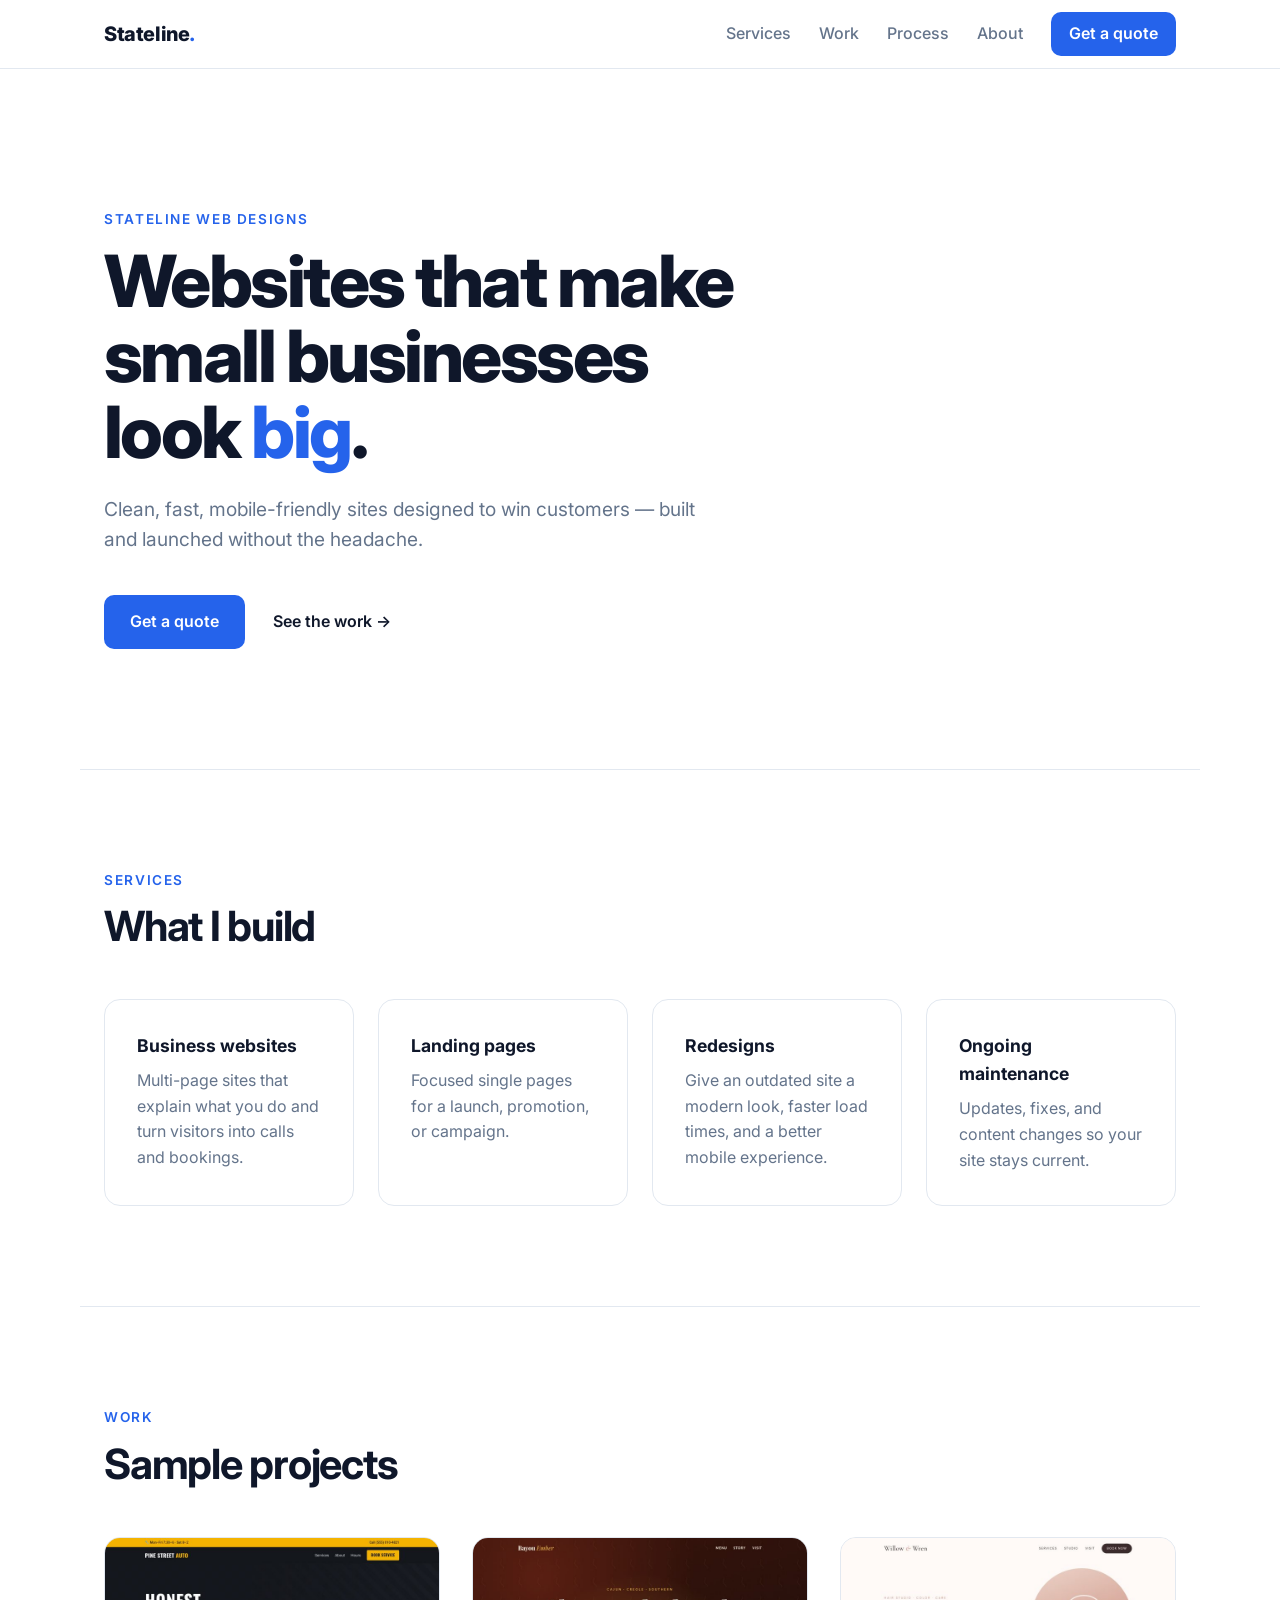
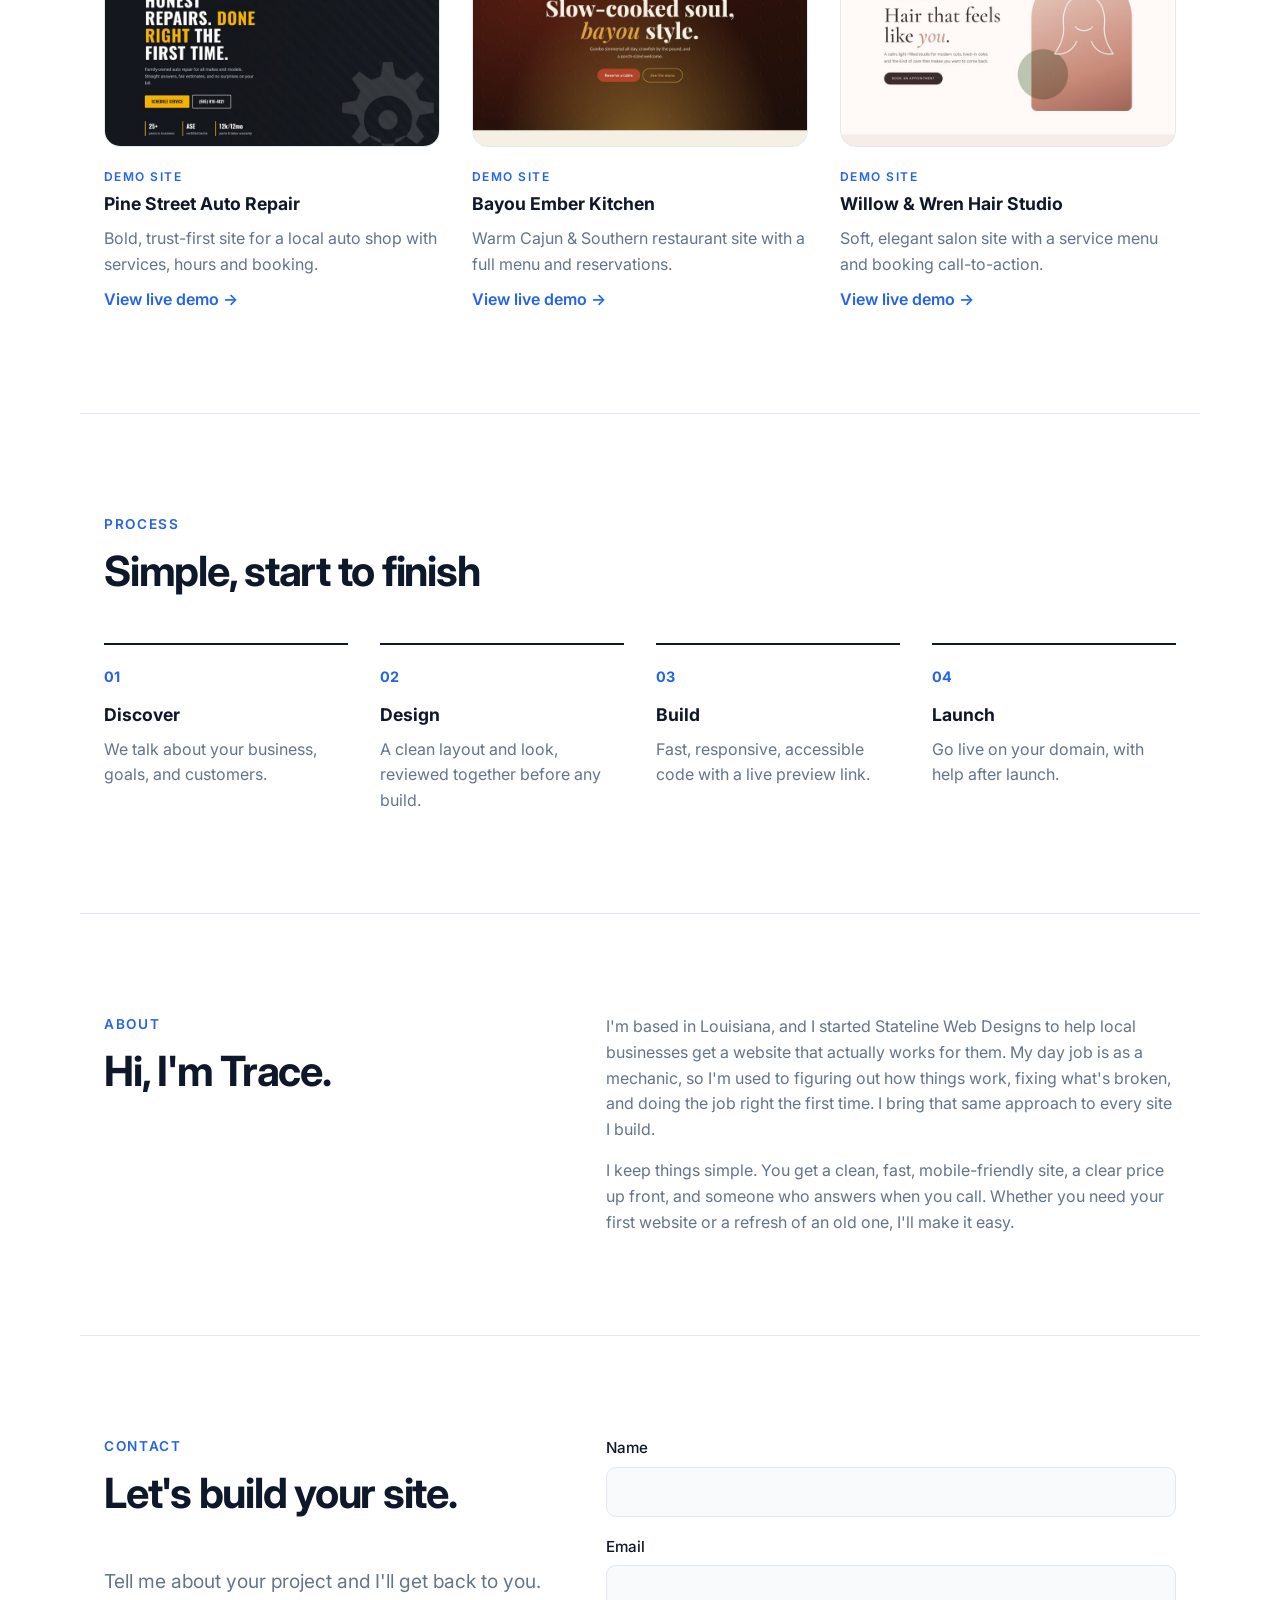
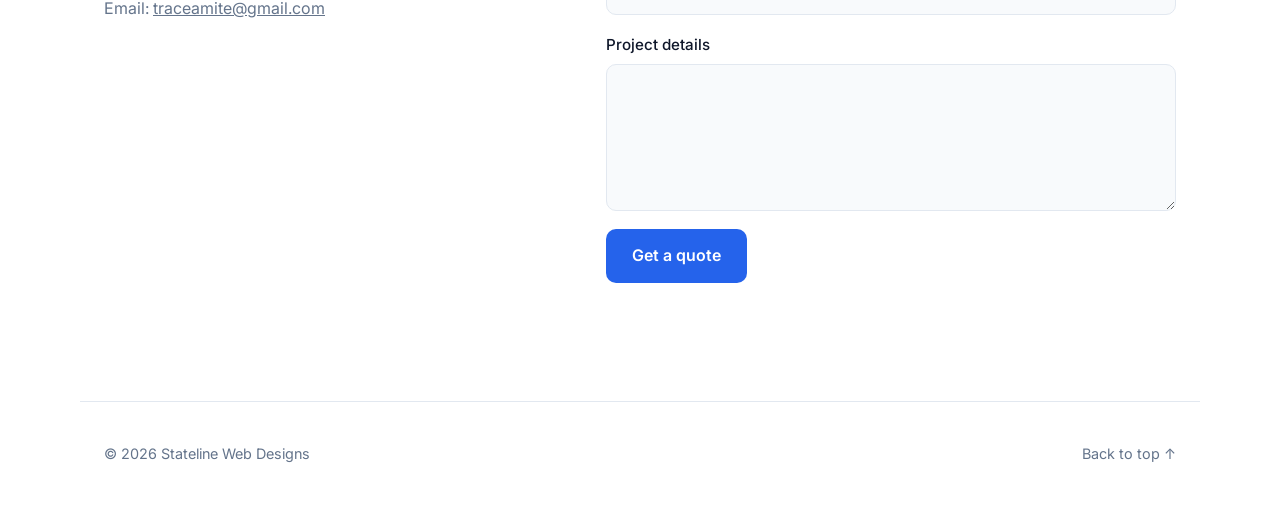
<file: index.html>
<!doctype html>
<html lang="en"><head><meta charset="utf-8"><meta name="viewport" content="width=device-width,initial-scale=1">
<title>Stateline Web Designs — Websites for small businesses</title>
<meta name="description" content="Stateline Web Designs builds clean, fast, modern websites for small businesses.">
<link rel="preconnect" href="https://fonts.googleapis.com"><link rel="preconnect" href="https://fonts.gstatic.com" crossorigin>
<link href="https://fonts.googleapis.com/css2?family=Inter:wght@400;500;600;700;800&display=swap" rel="stylesheet">
<link rel="stylesheet" href="styles.css"></head><body>
<a class="skip" href="#main">Skip to content</a>
<header class="nav"><div class="wrap nav-in"><a href="#" class="logo">Stateline<span>.</span></a>
<button class="menu" aria-expanded="false" aria-controls="links" aria-label="Menu">☰</button>
<nav id="links"><a href="#services">Services</a><a href="#work">Work</a><a href="#process">Process</a><a href="#about">About</a><a href="#contact" class="btn sm">Get a quote</a></nav></div></header>
<main id="main">
<section class="hero wrap"><p class="eyebrow">Stateline Web Designs</p>
<h1>Websites that make small businesses look <em>big</em>.</h1>
<p class="lead">Clean, fast, mobile-friendly sites designed to win customers — built and launched without the headache.</p>
<div class="cta"><a href="#contact" class="btn">Get a quote</a><a href="#work" class="link">See the work →</a></div></section>
<section id="services" class="wrap sec"><p class="eyebrow">Services</p><h2>What I build</h2><div class="grid4">
<article class="card"><h3>Business websites</h3><p>Multi-page sites that explain what you do and turn visitors into calls and bookings.</p></article>
<article class="card"><h3>Landing pages</h3><p>Focused single pages for a launch, promotion, or campaign.</p></article>
<article class="card"><h3>Redesigns</h3><p>Give an outdated site a modern look, faster load times, and a better mobile experience.</p></article>
<article class="card"><h3>Ongoing maintenance</h3><p>Updates, fixes, and content changes so your site stays current.</p></article></div></section>
<section id="work" class="wrap sec"><p class="eyebrow">Work</p><h2>Sample projects</h2><div class="grid3">
<article class="proj"><a href="samples/mechanic/" class="thumb"><img src="assets/thumb-mechanic.jpg" alt="Screenshot of the Pine Street Auto Repair demo site" loading="lazy" width="800" height="500"></a><p class="tagline">Demo site</p><h3>Pine Street Auto Repair</h3><p>Bold, trust-first site for a local auto shop with services, hours and booking.</p><a class="link" href="samples/mechanic/">View live demo →</a></article><article class="proj"><a href="samples/restaurant/" class="thumb"><img src="assets/thumb-restaurant.jpg" alt="Screenshot of the Bayou Ember Kitchen demo site" loading="lazy" width="800" height="500"></a><p class="tagline">Demo site</p><h3>Bayou Ember Kitchen</h3><p>Warm Cajun &amp; Southern restaurant site with a full menu and reservations.</p><a class="link" href="samples/restaurant/">View live demo →</a></article><article class="proj"><a href="samples/salon/" class="thumb"><img src="assets/thumb-salon.jpg" alt="Screenshot of the Willow &amp; Wren Hair Studio demo site" loading="lazy" width="800" height="500"></a><p class="tagline">Demo site</p><h3>Willow &amp; Wren Hair Studio</h3><p>Soft, elegant salon site with a service menu and booking call-to-action.</p><a class="link" href="samples/salon/">View live demo →</a></article></div></section>
<section id="process" class="wrap sec"><p class="eyebrow">Process</p><h2>Simple, start to finish</h2><ol class="steps">
<li><b>01</b><h3>Discover</h3><p>We talk about your business, goals, and customers.</p></li>
<li><b>02</b><h3>Design</h3><p>A clean layout and look, reviewed together before any build.</p></li>
<li><b>03</b><h3>Build</h3><p>Fast, responsive, accessible code with a live preview link.</p></li>
<li><b>04</b><h3>Launch</h3><p>Go live on your domain, with help after launch.</p></li></ol></section>
<section id="about" class="wrap sec about"><div><p class="eyebrow">About</p><h2>Hi, I'm Trace.</h2></div>
<div><p>I'm based in Louisiana, and I started Stateline Web Designs to help local businesses get a website that actually works for them. My day job is as a mechanic, so I'm used to figuring out how things work, fixing what's broken, and doing the job right the first time. I bring that same approach to every site I build.</p><p>I keep things simple. You get a clean, fast, mobile-friendly site, a clear price up front, and someone who answers when you call. Whether you need your first website or a refresh of an old one, I'll make it easy.</p></div></section>
<section id="contact" class="wrap sec contact"><div><p class="eyebrow">Contact</p><h2>Let's build your site.</h2><p class="lead">Tell me about your project and I'll get back to you.</p><p>Email: <a href="mailto:traceamite@gmail.com">traceamite@gmail.com</a></p></div>
<form id="f"><label>Name<input name="name" required autocomplete="name"></label><label>Email<input type="email" name="email" required autocomplete="email"></label>
<label>Project details<textarea name="msg" rows="5" required></textarea></label><button class="btn" type="submit">Get a quote</button><p id="st" role="status"></p></form></section>
</main><footer class="wrap foot"><span>© <span id="y"></span> Stateline Web Designs</span><a href="#">Back to top ↑</a></footer>
<script src="main.js"></script></body></html>
</file>
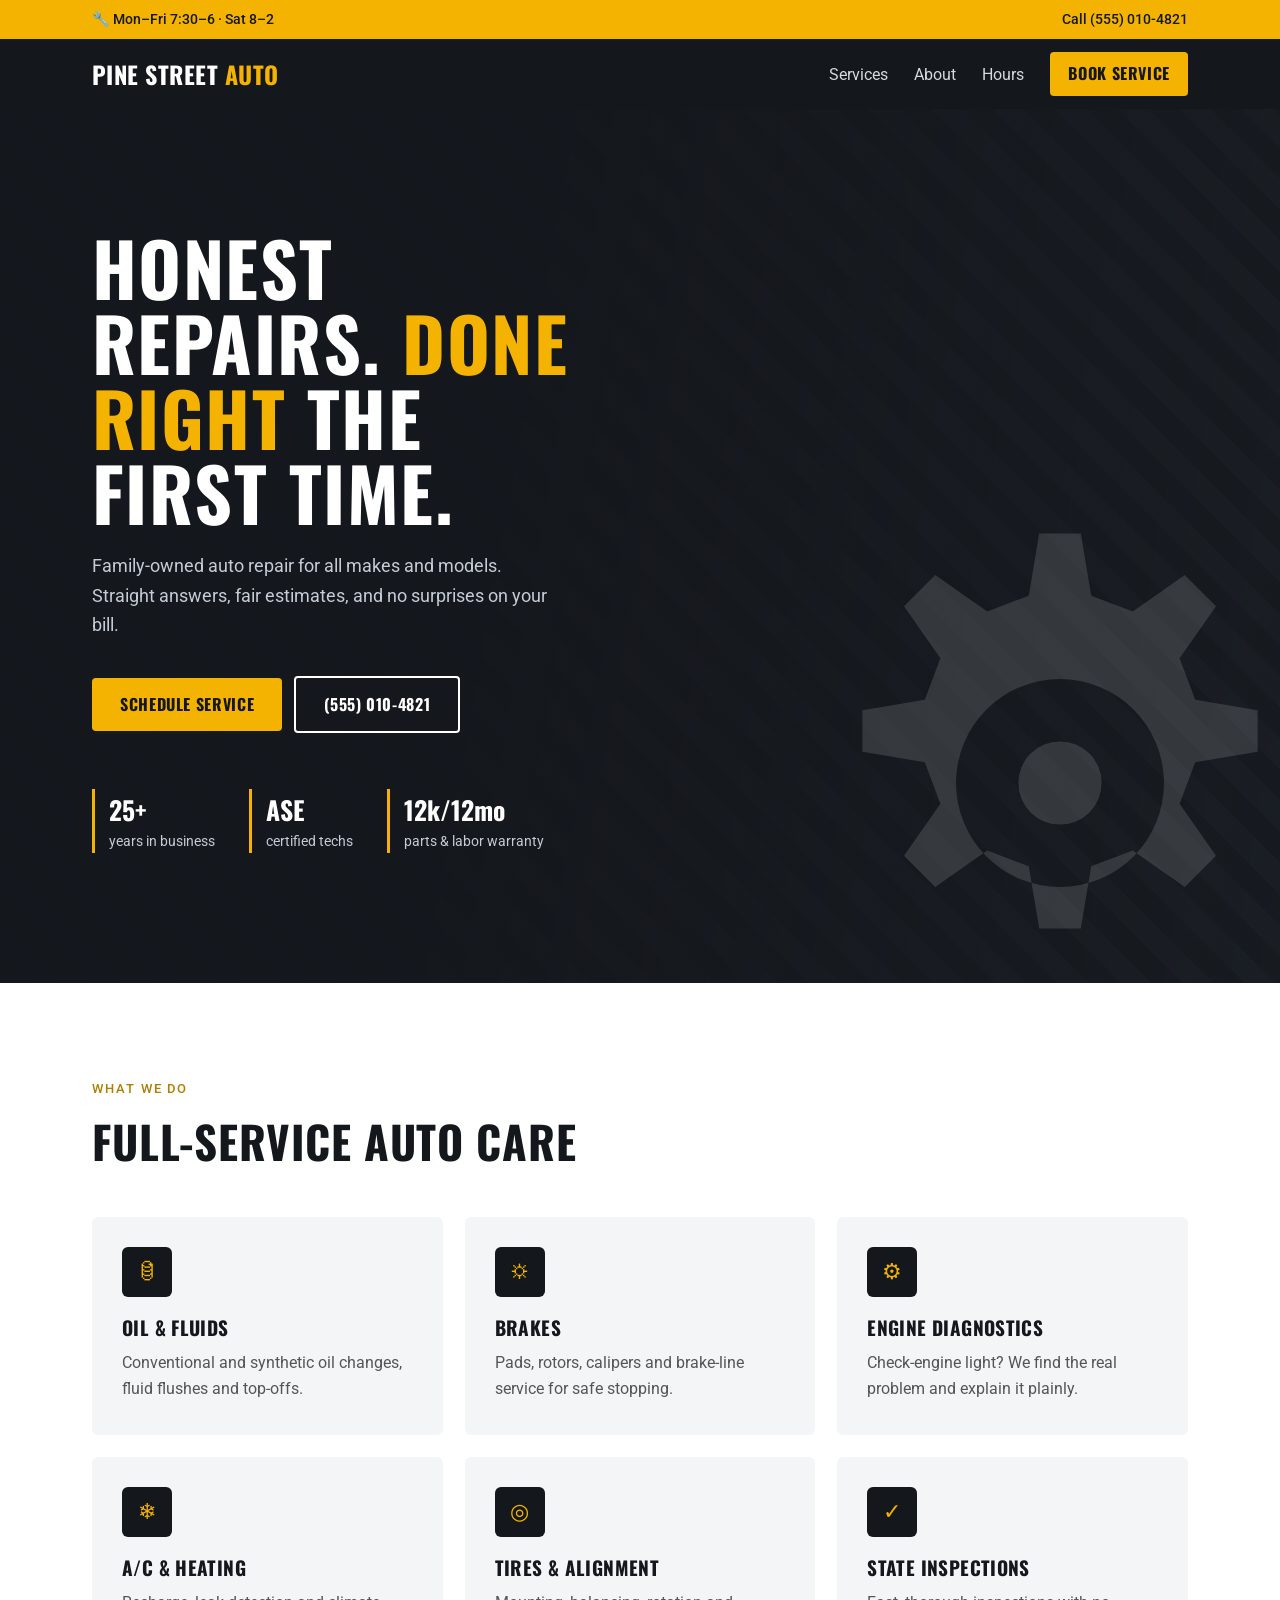
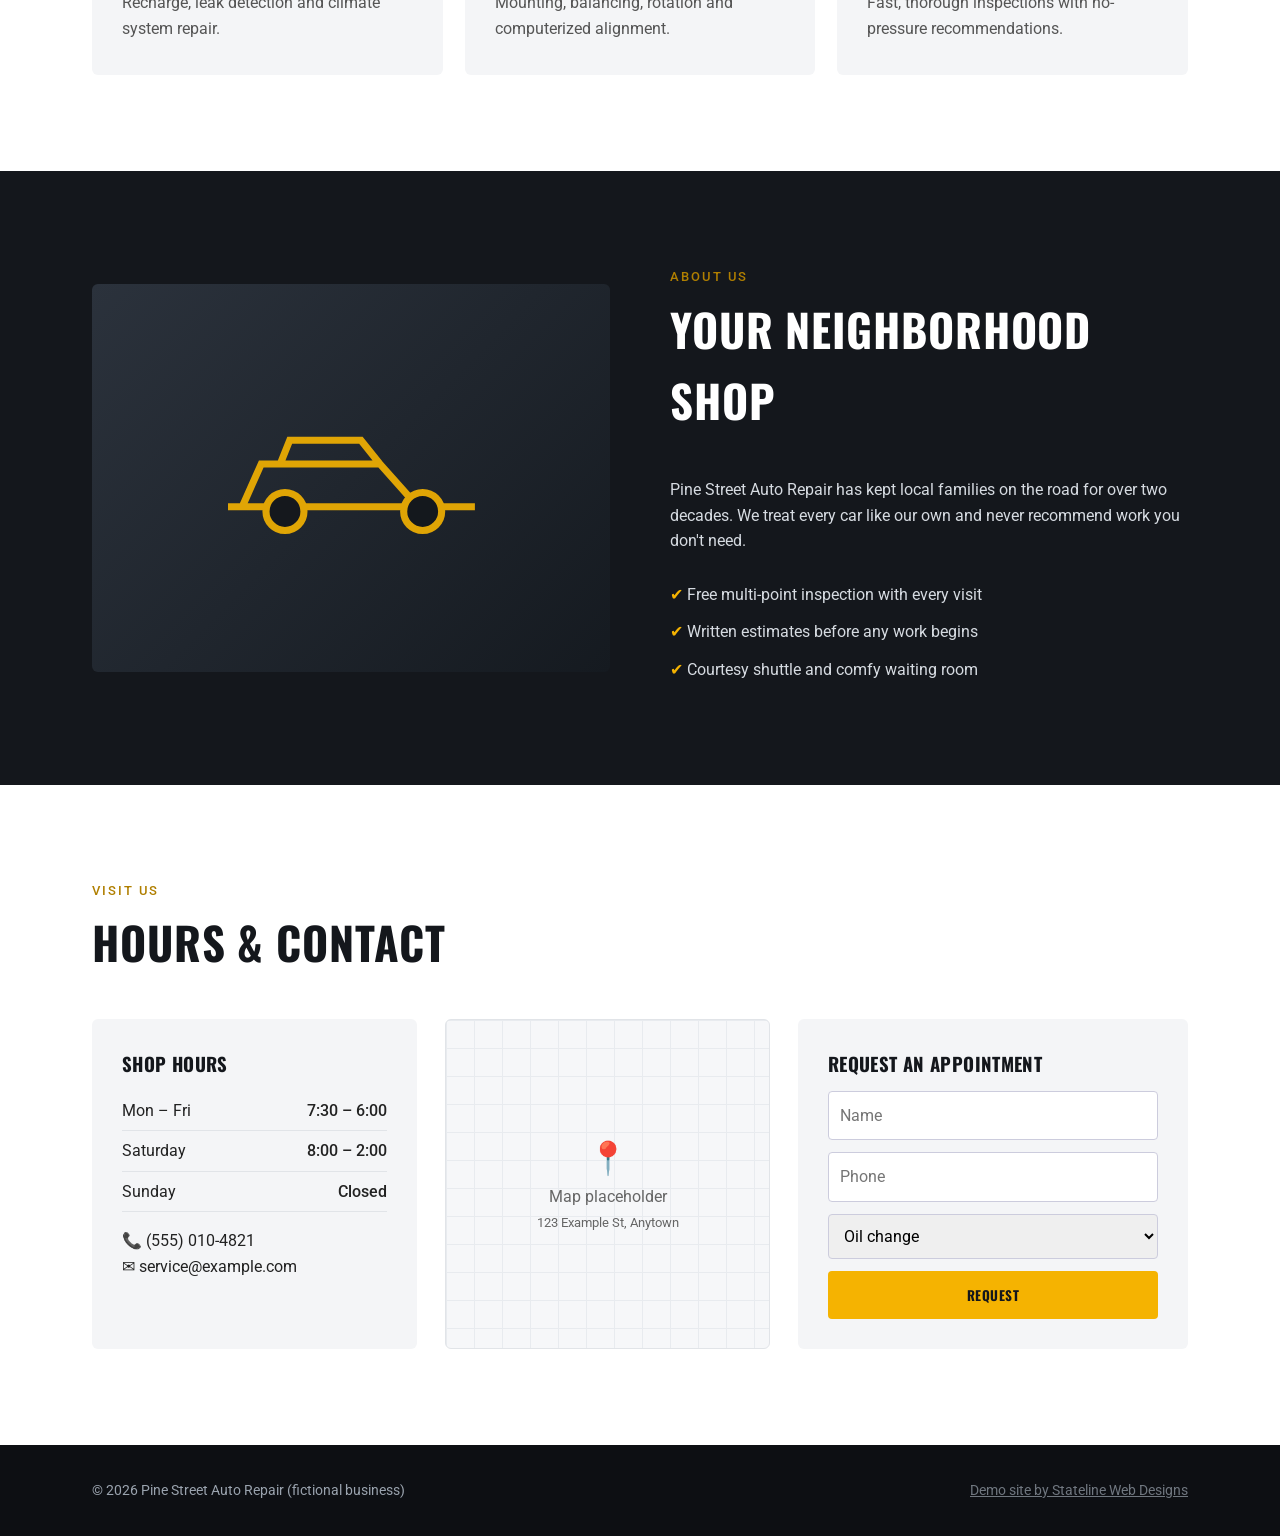
<file: samples/mechanic/index.html>
<!doctype html><html lang="en"><head><meta charset="utf-8"><meta name="viewport" content="width=device-width,initial-scale=1">
<title>Pine Street Auto Repair — Honest auto repair (demo)</title>
<link rel="preconnect" href="https://fonts.googleapis.com"><link rel="preconnect" href="https://fonts.gstatic.com" crossorigin>
<link href="https://fonts.googleapis.com/css2?family=Oswald:wght@500;700&family=Roboto:wght@400;500&display=swap" rel="stylesheet">
<style>
:root{--y:#f5b301;--d:#14171c;--d2:#1f242c;--g:#9aa3ae}
*{box-sizing:border-box;margin:0}body{font-family:Roboto,sans-serif;color:#222;line-height:1.6}
h1,h2,h3,.logo{font-family:Oswald,sans-serif;text-transform:uppercase;letter-spacing:.02em}
.w{max-width:1140px;margin:auto;padding:0 22px}a{color:inherit}
.top{background:var(--y);color:var(--d);font-weight:500;font-size:.9rem;padding:8px 0}.top .w{display:flex;justify-content:space-between;flex-wrap:wrap;gap:8px}
header{background:var(--d);color:#fff;position:sticky;top:0;z-index:5}header .w{display:flex;justify-content:space-between;align-items:center;height:70px}
.logo{font-size:1.5rem;font-weight:700}.logo b{color:var(--y)}nav a{margin-left:26px;text-decoration:none;color:#d6dbe1}nav a:hover{color:var(--y)}
.btn{display:inline-block;background:var(--y);color:var(--d);font-family:Oswald;text-transform:uppercase;font-weight:700;padding:14px 28px;text-decoration:none;border-radius:4px;letter-spacing:.04em}
.btn.o{background:none;color:#fff;border:2px solid #fff;margin-left:12px}
.hero{background:linear-gradient(100deg,rgba(20,23,28,.96) 40%,rgba(20,23,28,.6)),repeating-linear-gradient(45deg,#232931 0 22px,#1b2027 22px 44px);color:#fff;padding:120px 0 130px;position:relative;overflow:hidden}
.hero svg{position:absolute;right:-40px;bottom:-60px;width:520px;opacity:.13}
.hero h1{font-size:clamp(2.6rem,6vw,4.6rem);line-height:1.02;max-width:12ch}.hero h1 span{color:var(--y)}
.hero p{color:#c5ccd5;font-size:1.15rem;max-width:46ch;margin:22px 0 36px}
.badges{display:flex;gap:34px;margin-top:56px;flex-wrap:wrap}.badges div{border-left:3px solid var(--y);padding-left:14px;color:#c5ccd5;font-size:.9rem}.badges b{display:block;color:#fff;font-family:Oswald;font-size:1.6rem}
section{padding:96px 0}.k{color:#b07f00;font-weight:500;text-transform:uppercase;letter-spacing:.15em;font-size:.8rem}
h2{font-size:clamp(2rem,4vw,2.8rem);margin:6px 0 40px;color:var(--d)}
.sv{display:grid;grid-template-columns:repeat(3,1fr);gap:22px}.sv div{background:#f4f5f7;padding:30px;border-radius:6px;border-bottom:4px solid transparent;transition:.2s}.sv div:hover{border-color:var(--y);transform:translateY(-3px)}
.sv i{display:grid;place-items:center;width:50px;height:50px;background:var(--d);color:var(--y);border-radius:6px;font-style:normal;font-size:1.4rem;margin-bottom:16px}.sv h3{font-size:1.2rem;color:var(--d);margin-bottom:6px}.sv p{color:#555}
.ab{background:var(--d);color:#d6dbe1}.ab .w{display:grid;grid-template-columns:1fr 1fr;gap:60px;align-items:center}.ab h2{color:#fff}
.ph{aspect-ratio:4/3;border-radius:6px;background:linear-gradient(135deg,#2b323c,#151a20);display:grid;place-items:center}.ph svg{width:55%;opacity:.9}
.ab ul{list-style:none;padding:0;margin-top:22px}.ab li{padding:6px 0}.ab li:before{content:"✔ ";color:var(--y)}
.hc{display:grid;grid-template-columns:1fr 1fr 1.2fr;gap:28px}.card{background:#f4f5f7;padding:30px;border-radius:6px}.card h3{color:var(--d);margin-bottom:12px}
table{width:100%;border-collapse:collapse}td{padding:7px 0;border-bottom:1px solid #e1e4e8}td+td{text-align:right;font-weight:500}
.map{min-height:240px;border-radius:6px;background:linear-gradient(#e8ebef 1px,transparent 1px) 0 0/28px 28px,linear-gradient(90deg,#e8ebef 1px,#f6f7f9 1px) 0 0/28px 28px;display:grid;place-items:center;color:#666;text-align:center;border:1px solid #e1e4e8}
.map b{display:block;font-size:2rem;color:var(--y)}
form{display:grid;gap:12px}input,select,textarea{font:inherit;padding:11px;border:1px solid #ccd;border-radius:4px}form .btn{border:0;cursor:pointer}
footer{background:#0d0f13;color:var(--g);padding:34px 0;font-size:.9rem}footer .w{display:flex;justify-content:space-between;flex-wrap:wrap;gap:10px}.demo{opacity:.7}
@media(max-width:860px){nav{display:none}.sv,.hc,.ab .w{grid-template-columns:1fr}.btn.o{margin:12px 0 0}}
</style></head><body>
<div class="top"><div class="w"><span>🔧 Mon–Fri 7:30–6 · Sat 8–2</span><span>Call (555) 010-4821</span></div></div>
<header><div class="w"><div class="logo">Pine Street <b>Auto</b></div><nav><a href="#services">Services</a><a href="#about">About</a><a href="#hours">Hours</a><a href="#contact" class="btn" style="padding:9px 18px">Book service</a></nav></div></header>
<main>
<section class="hero"><div class="w">
<h1>Honest repairs. <span>Done right</span> the first time.</h1>
<p>Family-owned auto repair for all makes and models. Straight answers, fair estimates, and no surprises on your bill.</p>
<a href="#contact" class="btn">Schedule service</a><a href="tel:5550104821" class="btn o">(555) 010-4821</a>
<div class="badges"><div><b>25+</b>years in business</div><div><b>ASE</b>certified techs</div><div><b>12k/12mo</b>parts &amp; labor warranty</div></div></div>
<svg viewBox="0 0 100 100" fill="#fff" aria-hidden="true"><path d="M50 30a20 20 0 1 0 0 40 20 20 0 0 0 0-40zm0 28a8 8 0 1 1 0-16 8 8 0 0 1 0 16zM46 2h8l2 12 8 3 10-7 6 6-7 10 3 8 12 2v8l-12 2-3 8 7 10-6 6-10-7-8 3-2 12h-8l-2-12-8-3-10 7-6-6 7-10-3-8-12-2v-8l12-2 3-8-7-10 6-6 10 7 8-3z"/></svg></section>
<section id="services"><div class="w"><p class="k">What we do</p><h2>Full-service auto care</h2><div class="sv">
<div><i>🛢</i><h3>Oil &amp; fluids</h3><p>Conventional and synthetic oil changes, fluid flushes and top-offs.</p></div>
<div><i>⛭</i><h3>Brakes</h3><p>Pads, rotors, calipers and brake-line service for safe stopping.</p></div>
<div><i>⚙</i><h3>Engine diagnostics</h3><p>Check-engine light? We find the real problem and explain it plainly.</p></div>
<div><i>❄</i><h3>A/C &amp; heating</h3><p>Recharge, leak detection and climate system repair.</p></div>
<div><i>◎</i><h3>Tires &amp; alignment</h3><p>Mounting, balancing, rotation and computerized alignment.</p></div>
<div><i>✓</i><h3>State inspections</h3><p>Fast, thorough inspections with no-pressure recommendations.</p></div></div></div></section>
<section class="ab" id="about"><div class="w"><div class="ph"><svg viewBox="0 0 120 60" fill="none" stroke="#f5b301" stroke-width="3"><path d="M8 42h104M14 42l8-18h50l16 18M30 24l4-10h30l8 10"/><circle cx="32" cy="44" r="8" fill="#14171c"/><circle cx="90" cy="44" r="8" fill="#14171c"/></svg></div>
<div><p class="k">About us</p><h2>Your neighborhood shop</h2><p>Pine Street Auto Repair has kept local families on the road for over two decades. We treat every car like our own and never recommend work you don't need.</p>
<ul><li>Free multi-point inspection with every visit</li><li>Written estimates before any work begins</li><li>Courtesy shuttle and comfy waiting room</li></ul></div></div></section>
<section id="hours"><div class="w"><p class="k">Visit us</p><h2>Hours &amp; contact</h2><div class="hc" id="contact">
<div class="card"><h3>Shop hours</h3><table><tr><td>Mon – Fri</td><td>7:30 – 6:00</td></tr><tr><td>Saturday</td><td>8:00 – 2:00</td></tr><tr><td>Sunday</td><td>Closed</td></tr></table><p style="margin-top:16px">📞 (555) 010-4821<br>✉ service@example.com</p></div>
<div class="map" role="img" aria-label="Map placeholder"><div><b>📍</b>Map placeholder<br><small>123 Example St, Anytown</small></div></div>
<div class="card"><h3>Request an appointment</h3><form onsubmit="event.preventDefault();this.innerHTML='<p>Thanks! This is a demo form.</p>'"><input aria-label="Name" placeholder="Name" required><input aria-label="Phone" placeholder="Phone" required><select aria-label="Service"><option>Oil change</option><option>Brakes</option><option>Diagnostics</option><option>Other</option></select><button class="btn">Request</button></form></div></div></div></section>
</main>
<footer><div class="w"><span>© 2026 Pine Street Auto Repair (fictional business)</span><a class="demo" href="../../">Demo site by Stateline Web Designs</a></div></footer></body></html>
</file>
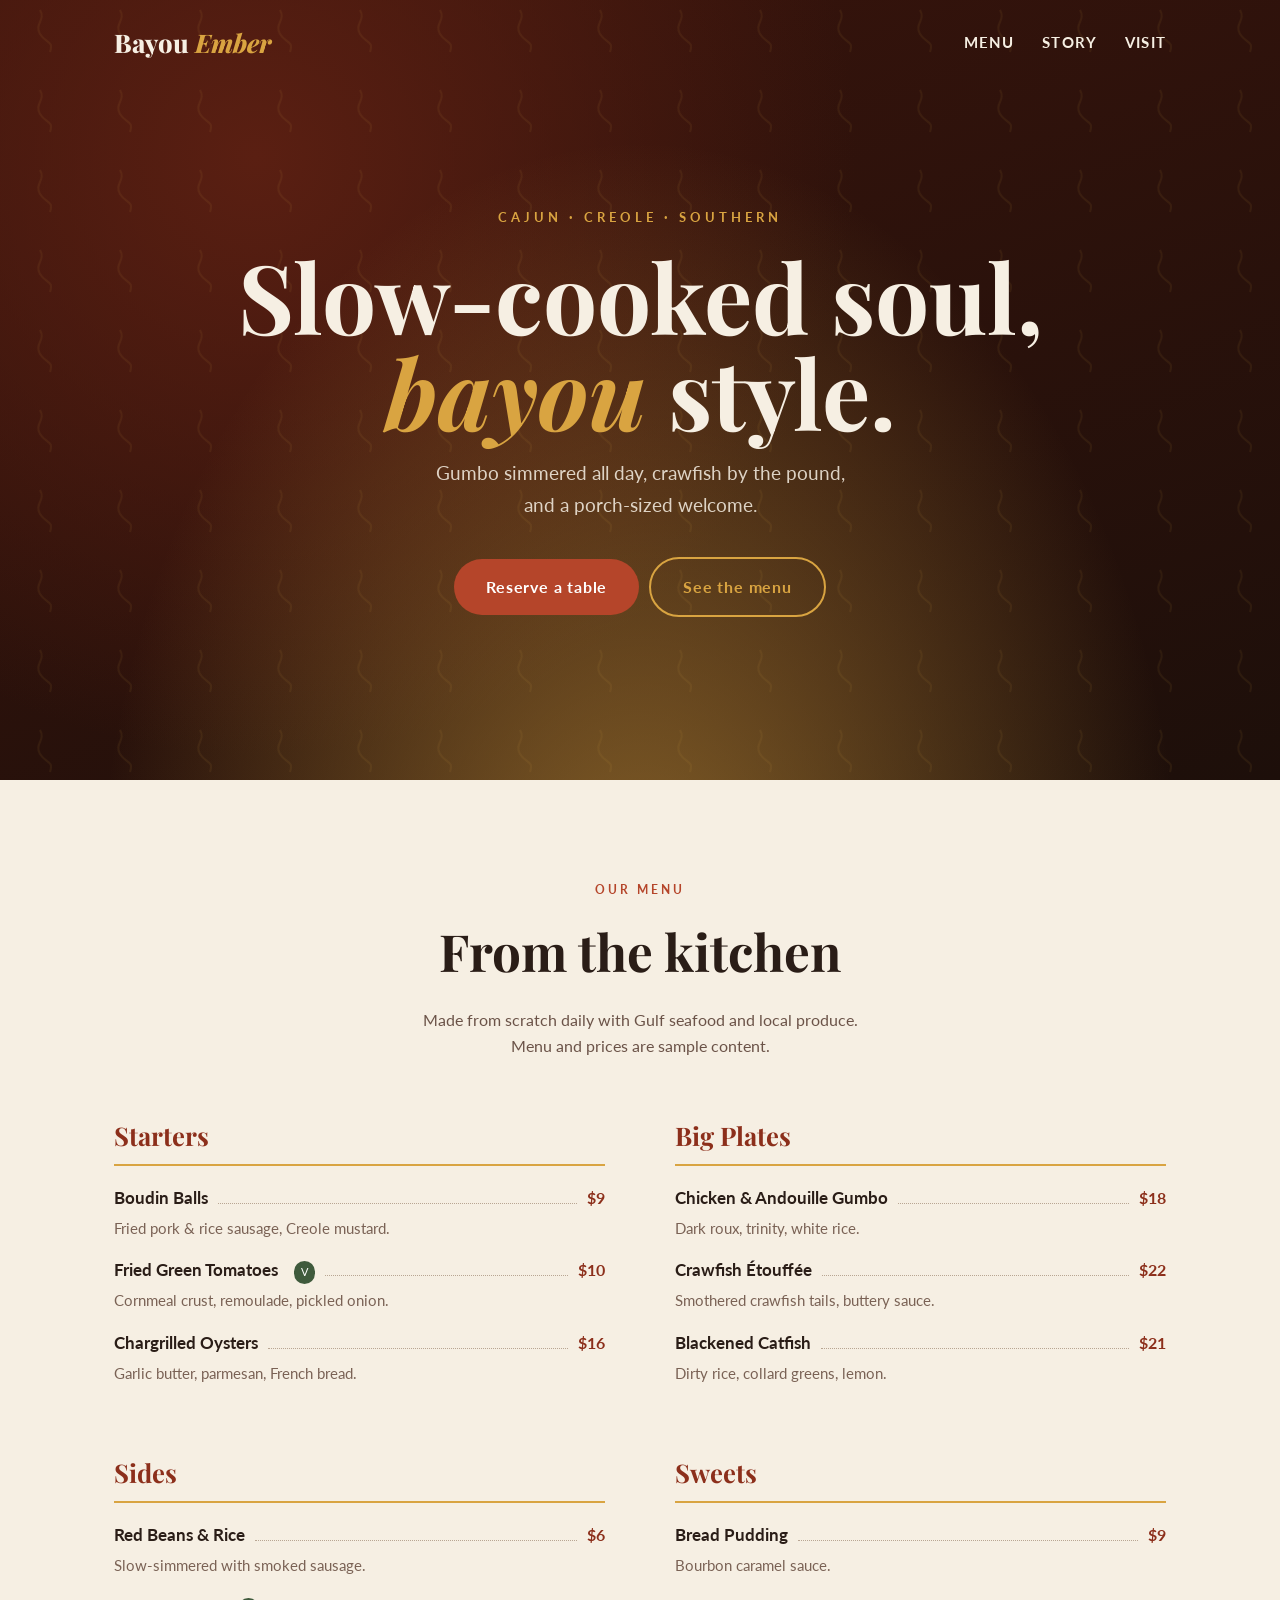
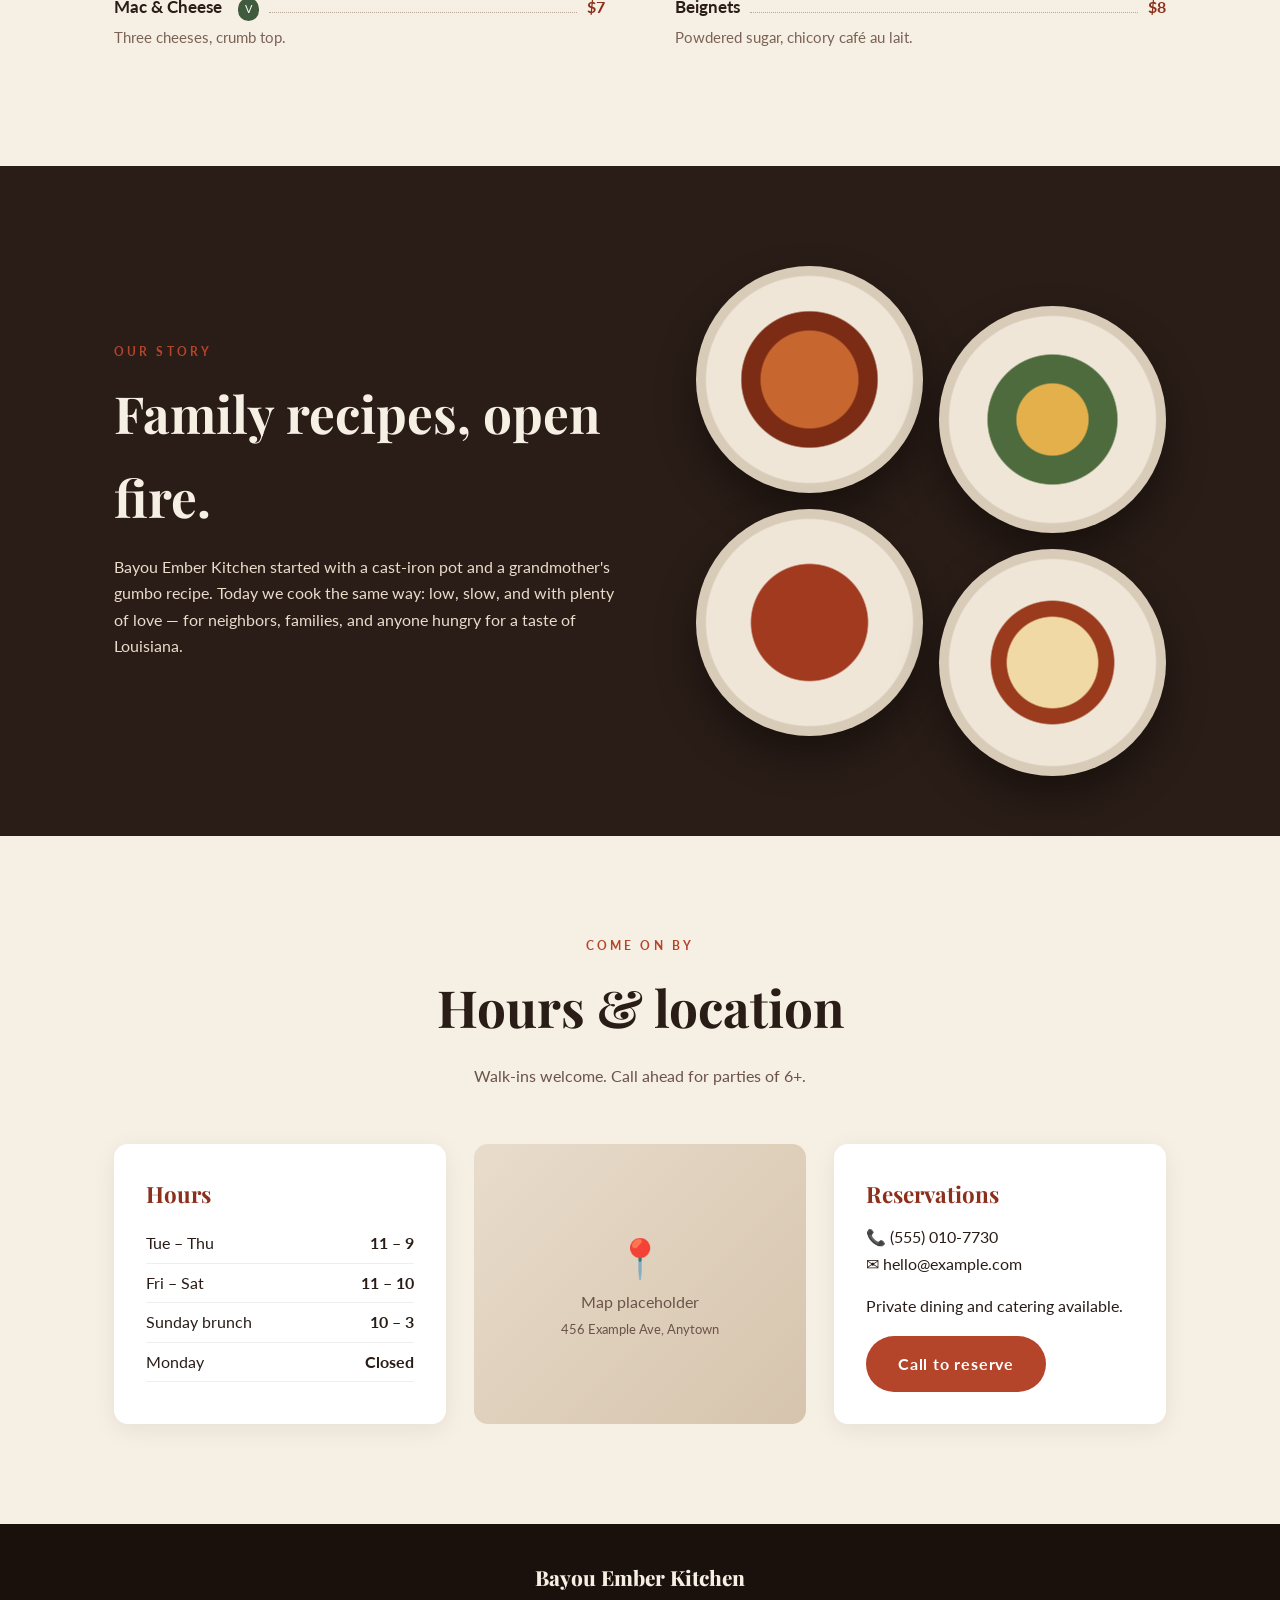
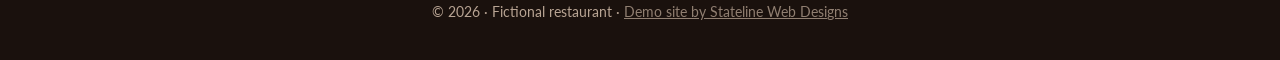
<file: samples/restaurant/index.html>
<!doctype html><html lang="en"><head><meta charset="utf-8"><meta name="viewport" content="width=device-width,initial-scale=1">
<title>Bayou Ember Kitchen — Cajun &amp; Southern (demo)</title>
<link rel="preconnect" href="https://fonts.googleapis.com"><link rel="preconnect" href="https://fonts.gstatic.com" crossorigin>
<link href="https://fonts.googleapis.com/css2?family=Playfair+Display:ital,wght@0,600;0,800;1,600&family=Lato:wght@400;700&display=swap" rel="stylesheet">
<style>
:root{--r:#8c2f1b;--r2:#b5452a;--c:#f6efe3;--k:#2a1d17;--gr:#3f5a3c;--gold:#d9a441}
*{box-sizing:border-box;margin:0}body{font-family:Lato,sans-serif;color:var(--k);background:var(--c);line-height:1.65}
h1,h2,h3,.logo{font-family:"Playfair Display",serif}.w{max-width:1100px;margin:auto;padding:0 24px}a{color:inherit}
header{position:absolute;top:0;left:0;right:0;z-index:5;color:var(--c)}header .w{display:flex;justify-content:space-between;align-items:center;height:84px}
.logo{font-size:1.6rem;font-weight:800}.logo i{color:var(--gold)}nav a{margin-left:28px;text-decoration:none;font-weight:700;font-size:.92rem;letter-spacing:.08em;text-transform:uppercase}
.hero{min-height:min(92vh,780px);padding:140px 0 100px;display:grid;place-items:center;text-align:center;color:var(--c);background:radial-gradient(ellipse at 50% 120%,rgba(217,164,65,.55),transparent 60%),radial-gradient(circle at 20% 20%,#5a1f12,transparent 50%),linear-gradient(160deg,#3a140c,#1d0f0a);position:relative;overflow:hidden}
.hero:after{content:"";position:absolute;inset:0;background:url("data:image/svg+xml,%3Csvg xmlns='http://www.w3.org/2000/svg' width='80' height='80'%3E%3Cpath d='M40 10c6 10-6 14 0 24s14 6 10 18' fill='none' stroke='%23d9a441' stroke-opacity='.08' stroke-width='2'/%3E%3C/svg%3E")}
.hero>div{position:relative;z-index:1}.hero small{letter-spacing:.3em;text-transform:uppercase;color:var(--gold);font-weight:700}
.hero h1{font-size:clamp(3rem,8vw,6rem);line-height:1;margin:18px 0}.hero h1 em{color:var(--gold)}.hero p{font-size:1.2rem;max-width:40ch;margin:0 auto 36px;opacity:.85}
.btn{display:inline-block;background:var(--r2);color:#fff;padding:15px 32px;border-radius:999px;text-decoration:none;font-weight:700;letter-spacing:.05em}.btn.g{background:none;border:2px solid var(--gold);color:var(--gold);margin-left:10px}
section{padding:100px 0}.k{color:var(--r2);font-weight:700;letter-spacing:.25em;text-transform:uppercase;font-size:.78rem;text-align:center}
h2{font-size:clamp(2.2rem,4.5vw,3.2rem);text-align:center;margin:8px 0 14px}.sub{text-align:center;max-width:52ch;margin:0 auto 54px;color:#6b5348}
.tabs{display:grid;grid-template-columns:repeat(2,1fr);gap:50px 70px}.cat h3{font-size:1.6rem;color:var(--r);border-bottom:2px solid var(--gold);padding-bottom:8px;margin-bottom:18px}
.it{display:flex;align-items:baseline;gap:10px;margin-bottom:16px}.it b{font-size:1.06rem}.it .dot{flex:1;border-bottom:1px dotted #b9a693}.it .p{font-weight:700;color:var(--r)}.it+p,.d{font-size:.92rem;color:#7a6255;margin:-12px 0 16px}
.tag{font-size:.7rem;background:var(--gr);color:#fff;padding:2px 7px;border-radius:99px;vertical-align:middle;margin-left:6px}
.ab{background:var(--k);color:#e9dccb}.ab .w{display:grid;grid-template-columns:1.1fr 1fr;gap:64px;align-items:center}.ab h2,.ab .k{text-align:left}.ab h2{color:var(--c)}
.plates{display:grid;grid-template-columns:1fr 1fr;gap:16px}.plates div{aspect-ratio:1;border-radius:50%;background:radial-gradient(circle,#c8662f 0 30%,#7c2c15 31% 42%,#efe6d8 43% 64%,#d8ccb9 65%);box-shadow:0 20px 40px rgba(0,0,0,.4)}
.plates div:nth-child(2){background:radial-gradient(circle,#e3b04b 0 22%,#4d6b3d 23% 40%,#efe6d8 41% 64%,#d8ccb9 65%);transform:translateY(40px)}
.plates div:nth-child(3){background:radial-gradient(circle,#a23a1f 0 36%,#efe6d8 37% 64%,#d8ccb9 65%)}.plates div:nth-child(4){background:radial-gradient(circle,#f0d9a4 0 28%,#9b3b1d 29% 38%,#efe6d8 39% 64%,#d8ccb9 65%);transform:translateY(40px)}
.vi{display:grid;grid-template-columns:1fr 1fr 1fr;gap:28px}.box{background:#fff;border-radius:14px;padding:32px;box-shadow:0 6px 24px rgba(42,29,23,.07)}.box h3{color:var(--r);margin-bottom:12px;font-size:1.4rem}
.hr{display:flex;justify-content:space-between;padding:6px 0;border-bottom:1px solid #eee}
.map{border-radius:14px;min-height:260px;background:linear-gradient(135deg,#e8dccb,#d6c4ad);display:grid;place-items:center;text-align:center;color:#6b5348}.map b{font-size:2.4rem;display:block}
footer{background:#1a110d;color:#b8a493;padding:36px 0;text-align:center;font-size:.9rem}footer .logo{color:var(--c);font-size:1.3rem;margin-bottom:6px}footer a{opacity:.75}
@media(max-width:860px){nav{display:none}.tabs,.ab .w,.vi{grid-template-columns:1fr}.btn.g{margin:12px 0 0}}
</style></head><body>
<header><div class="w"><div class="logo">Bayou <i>Ember</i></div><nav><a href="#menu">Menu</a><a href="#about">Story</a><a href="#visit">Visit</a></nav></div></header>
<main><section class="hero"><div class="w"><small>Cajun · Creole · Southern</small><h1>Slow-cooked soul, <em>bayou</em> style.</h1><p>Gumbo simmered all day, crawfish by the pound, and a porch-sized welcome.</p><a href="#visit" class="btn">Reserve a table</a><a href="#menu" class="btn g">See the menu</a></div></section>
<section id="menu"><div class="w"><p class="k">Our menu</p><h2>From the kitchen</h2><p class="sub">Made from scratch daily with Gulf seafood and local produce. Menu and prices are sample content.</p>
<div class="tabs">
<div class="cat"><h3>Starters</h3>
<div class="it"><b>Boudin Balls</b><span class="dot"></span><span class="p">$9</span></div><p class="d">Fried pork &amp; rice sausage, Creole mustard.</p>
<div class="it"><b>Fried Green Tomatoes</b><span class="tag">V</span><span class="dot"></span><span class="p">$10</span></div><p class="d">Cornmeal crust, remoulade, pickled onion.</p>
<div class="it"><b>Chargrilled Oysters</b><span class="dot"></span><span class="p">$16</span></div><p class="d">Garlic butter, parmesan, French bread.</p></div>
<div class="cat"><h3>Big Plates</h3>
<div class="it"><b>Chicken &amp; Andouille Gumbo</b><span class="dot"></span><span class="p">$18</span></div><p class="d">Dark roux, trinity, white rice.</p>
<div class="it"><b>Crawfish Étouffée</b><span class="dot"></span><span class="p">$22</span></div><p class="d">Smothered crawfish tails, buttery sauce.</p>
<div class="it"><b>Blackened Catfish</b><span class="dot"></span><span class="p">$21</span></div><p class="d">Dirty rice, collard greens, lemon.</p></div>
<div class="cat"><h3>Sides</h3>
<div class="it"><b>Red Beans &amp; Rice</b><span class="dot"></span><span class="p">$6</span></div><p class="d">Slow-simmered with smoked sausage.</p>
<div class="it"><b>Mac &amp; Cheese</b><span class="tag">V</span><span class="dot"></span><span class="p">$7</span></div><p class="d">Three cheeses, crumb top.</p></div>
<div class="cat"><h3>Sweets</h3>
<div class="it"><b>Bread Pudding</b><span class="dot"></span><span class="p">$9</span></div><p class="d">Bourbon caramel sauce.</p>
<div class="it"><b>Beignets</b><span class="dot"></span><span class="p">$8</span></div><p class="d">Powdered sugar, chicory café au lait.</p></div></div></div></section>
<section class="ab" id="about"><div class="w"><div><p class="k">Our story</p><h2>Family recipes, open fire.</h2><p>Bayou Ember Kitchen started with a cast-iron pot and a grandmother's gumbo recipe. Today we cook the same way: low, slow, and with plenty of love — for neighbors, families, and anyone hungry for a taste of Louisiana.</p></div>
<div class="plates" aria-hidden="true"><div></div><div></div><div></div><div></div></div></div></section>
<section id="visit"><div class="w"><p class="k">Come on by</p><h2>Hours &amp; location</h2><p class="sub">Walk-ins welcome. Call ahead for parties of 6+.</p><div class="vi">
<div class="box"><h3>Hours</h3><div class="hr"><span>Tue – Thu</span><b>11 – 9</b></div><div class="hr"><span>Fri – Sat</span><b>11 – 10</b></div><div class="hr"><span>Sunday brunch</span><b>10 – 3</b></div><div class="hr"><span>Monday</span><b>Closed</b></div></div>
<div class="map" role="img" aria-label="Map placeholder"><div><b>📍</b>Map placeholder<br><small>456 Example Ave, Anytown</small></div></div>
<div class="box"><h3>Reservations</h3><p>📞 (555) 010-7730<br>✉ hello@example.com</p><p style="margin:16px 0">Private dining and catering available.</p><a class="btn" href="tel:5550107730">Call to reserve</a></div></div></div></section></main>
<footer><div class="logo">Bayou Ember Kitchen</div><p>© 2026 · Fictional restaurant · <a href="../../">Demo site by Stateline Web Designs</a></p></footer></body></html>
</file>
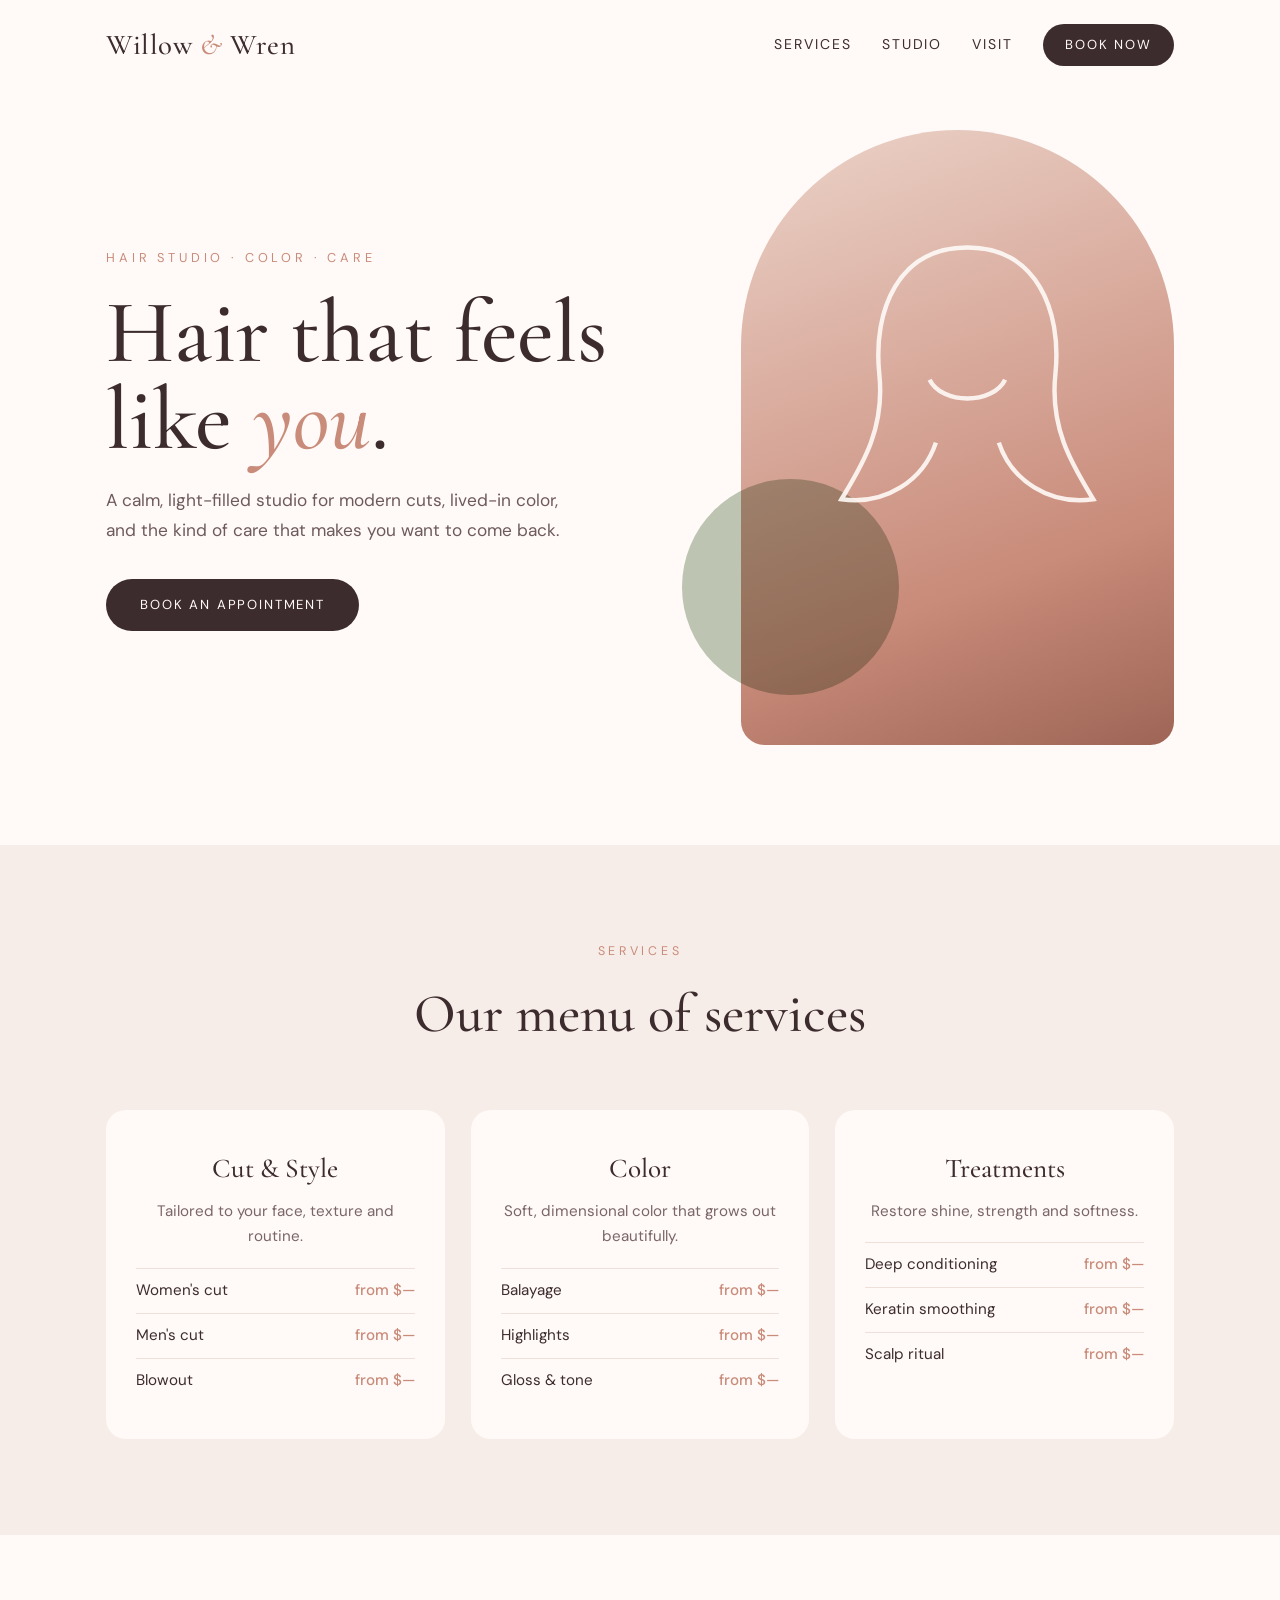
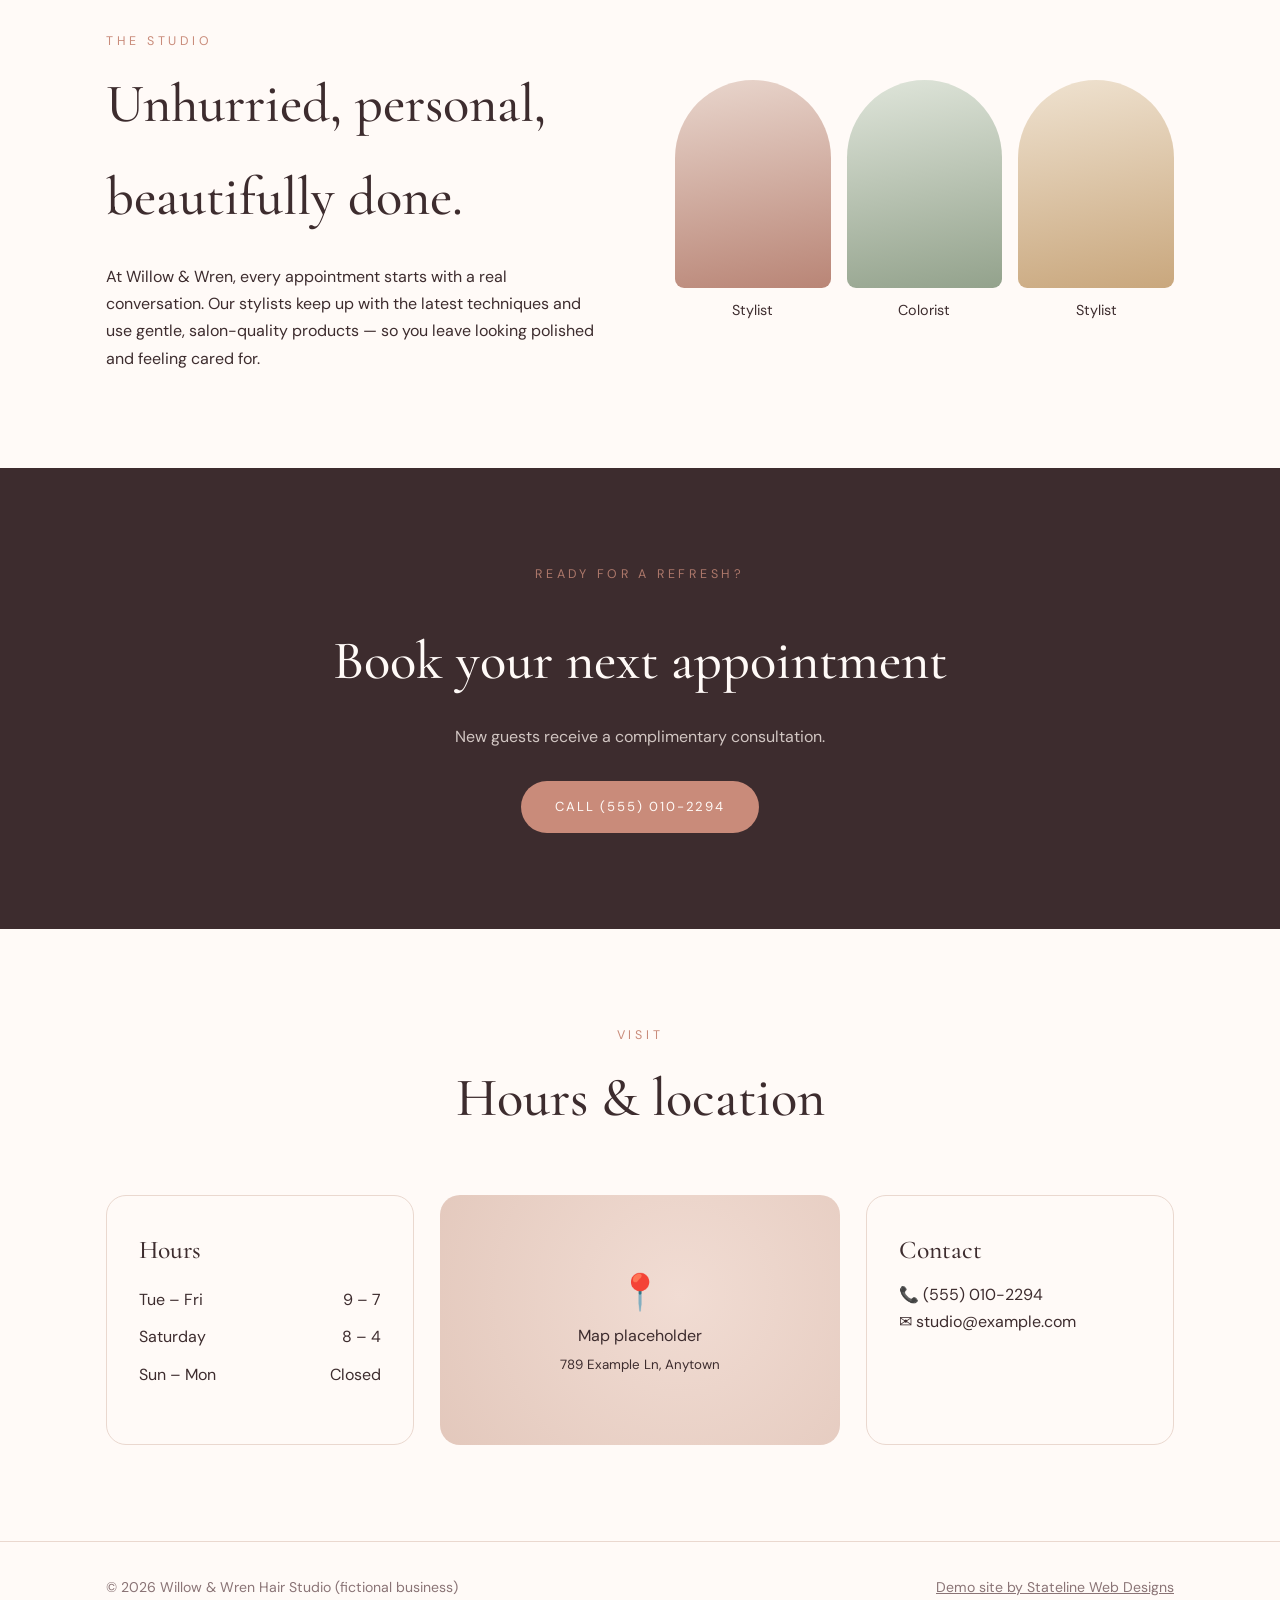
<file: samples/salon/index.html>
<!doctype html><html lang="en"><head><meta charset="utf-8"><meta name="viewport" content="width=device-width,initial-scale=1">
<title>Willow &amp; Wren Hair Studio (demo)</title>
<link rel="preconnect" href="https://fonts.googleapis.com"><link rel="preconnect" href="https://fonts.gstatic.com" crossorigin>
<link href="https://fonts.googleapis.com/css2?family=Cormorant+Garamond:ital,wght@0,500;0,600;1,500&family=DM+Sans:wght@400;500&display=swap" rel="stylesheet">
<style>
:root{--bl:#f7ede8;--rose:#c98b7a;--deep:#3d2c2e;--sage:#a7b5a0;--cr:#fffaf7}
*{box-sizing:border-box;margin:0}body{font-family:"DM Sans",sans-serif;color:var(--deep);background:var(--cr);line-height:1.7}
h1,h2,h3,.logo{font-family:"Cormorant Garamond",serif;font-weight:500}.w{max-width:1120px;margin:auto;padding:0 26px}a{color:inherit}
header .w{display:flex;justify-content:space-between;align-items:center;height:90px}.logo{font-size:1.8rem;letter-spacing:.02em}.logo i{color:var(--rose)}
nav a{margin-left:30px;text-decoration:none;font-size:.88rem;letter-spacing:.14em;text-transform:uppercase}
.btn{display:inline-block;background:var(--deep);color:var(--cr);padding:15px 34px;text-decoration:none;letter-spacing:.14em;text-transform:uppercase;font-size:.82rem;border-radius:999px}.btn.l{background:var(--rose)}
.hero .w{display:grid;grid-template-columns:1.05fr 1fr;gap:60px;align-items:center;padding-top:40px;padding-bottom:100px}
.hero small{letter-spacing:.3em;text-transform:uppercase;color:var(--rose);font-size:.8rem}.hero h1{font-size:clamp(3rem,7vw,5.6rem);line-height:.98;margin:18px 0 22px}.hero h1 i{color:var(--rose)}
.hero p{max-width:40ch;color:#6e5a5c;margin-bottom:34px;font-size:1.08rem}
.art{position:relative;aspect-ratio:4/5}.art .a{position:absolute;inset:0 0 0 12%;border-radius:220px 220px 24px 24px;background:linear-gradient(160deg,#ecd3c9,#c98b7a 70%,#9e6556)}
.art .b{position:absolute;left:0;bottom:8%;width:44%;aspect-ratio:1;border-radius:50%;background:var(--sage);mix-blend-mode:multiply;opacity:.75}
.art svg{position:absolute;inset:14% 10% 10% 26%;opacity:.9}
section{padding:96px 0}.k{letter-spacing:.3em;text-transform:uppercase;color:var(--rose);font-size:.78rem;text-align:center}
h2{font-size:clamp(2.4rem,4.5vw,3.4rem);text-align:center;margin:6px 0 50px}
.sv{background:var(--bl)}.grid{display:grid;grid-template-columns:repeat(3,1fr);gap:26px}
.s{background:var(--cr);padding:36px 30px;border-radius:20px;text-align:center}.s h3{font-size:1.7rem;margin-bottom:6px}.s p{color:#7a6668;font-size:.95rem}
.s ul{list-style:none;padding:0;margin-top:18px;text-align:left;font-size:.95rem}.s li{display:flex;justify-content:space-between;border-top:1px solid #efe1da;padding:9px 0}.s li span{color:var(--rose);font-weight:500}
.ab .w{display:grid;grid-template-columns:1fr 1fr;gap:70px;align-items:center}.ab h2,.ab .k{text-align:left}.ab h2{margin-bottom:20px}
.team{display:grid;grid-template-columns:repeat(3,1fr);gap:16px}.team div{text-align:center;font-size:.9rem}.team span{display:block;aspect-ratio:3/4;border-radius:120px 120px 14px 14px;background:linear-gradient(170deg,#e9d6cd,#b98576);margin-bottom:10px}
.team div:nth-child(2) span{background:linear-gradient(170deg,#dfe5da,#93a28c)}.team div:nth-child(3) span{background:linear-gradient(170deg,#efe2d0,#c9a77d)}
.book{background:var(--deep);color:var(--bl);text-align:center}.book h2{color:var(--cr);margin-bottom:16px}.book p{opacity:.8;margin-bottom:30px}
.vi{display:grid;grid-template-columns:1fr 1.3fr 1fr;gap:26px}.box{border:1px solid #ead8cf;border-radius:20px;padding:32px}.box h3{font-size:1.6rem;margin-bottom:10px}
.hr{display:flex;justify-content:space-between;padding:5px 0}
.map{border-radius:20px;min-height:250px;background:radial-gradient(circle at 60% 40%,#f1dcd3,#e3c8bc);display:grid;place-items:center;text-align:center}.map b{font-size:2.2rem;display:block}
footer{border-top:1px solid #ead8cf;padding:34px 0;font-size:.88rem;color:#8a7476}footer .w{display:flex;justify-content:space-between;flex-wrap:wrap;gap:10px}
@media(max-width:860px){nav{display:none}.hero .w,.grid,.ab .w,.vi{grid-template-columns:1fr}.art{max-width:380px}}
</style></head><body>
<header><div class="w"><div class="logo">Willow <i>&amp;</i> Wren</div><nav><a href="#services">Services</a><a href="#about">Studio</a><a href="#visit">Visit</a><a href="#book" class="btn" style="padding:10px 22px;color:#fffaf7">Book now</a></nav></div></header>
<main><section class="hero" style="padding:0"><div class="w"><div><small>Hair studio · Color · Care</small><h1>Hair that feels like <i>you</i>.</h1><p>A calm, light-filled studio for modern cuts, lived-in color, and the kind of care that makes you want to come back.</p><a href="#book" class="btn">Book an appointment</a></div>
<div class="art" aria-hidden="true"><div class="a"></div><div class="b"></div><svg viewBox="0 0 100 120" fill="none" stroke="#fffaf7" stroke-width="1.4"><path d="M50 10c-22 0-30 20-28 40 2 18-6 30-12 40 14 2 26-6 30-18M50 10c22 0 30 20 28 40-2 18 6 30 12 40-14 2-26-6-30-18"/><path d="M38 52c4 8 20 8 24 0"/></svg></div></div></section>
<section class="sv" id="services"><div class="w"><p class="k">Services</p><h2>Our menu of services</h2><div class="grid">
<div class="s"><h3>Cut &amp; Style</h3><p>Tailored to your face, texture and routine.</p><ul><li>Women's cut<span>from $—</span></li><li>Men's cut<span>from $—</span></li><li>Blowout<span>from $—</span></li></ul></div>
<div class="s"><h3>Color</h3><p>Soft, dimensional color that grows out beautifully.</p><ul><li>Balayage<span>from $—</span></li><li>Highlights<span>from $—</span></li><li>Gloss &amp; tone<span>from $—</span></li></ul></div>
<div class="s"><h3>Treatments</h3><p>Restore shine, strength and softness.</p><ul><li>Deep conditioning<span>from $—</span></li><li>Keratin smoothing<span>from $—</span></li><li>Scalp ritual<span>from $—</span></li></ul></div></div></div></section>
<section class="ab" id="about"><div class="w"><div><p class="k">The studio</p><h2>Unhurried, personal, beautifully done.</h2><p>At Willow &amp; Wren, every appointment starts with a real conversation. Our stylists keep up with the latest techniques and use gentle, salon-quality products — so you leave looking polished and feeling cared for.</p></div>
<div class="team"><div><span></span>Stylist</div><div><span></span>Colorist</div><div><span></span>Stylist</div></div></div></section>
<section class="book" id="book"><div class="w"><p class="k">Ready for a refresh?</p><h2>Book your next appointment</h2><p>New guests receive a complimentary consultation.</p><a class="btn l" href="tel:5550102294">Call (555) 010-2294</a></div></section>
<section id="visit"><div class="w"><p class="k">Visit</p><h2>Hours &amp; location</h2><div class="vi">
<div class="box"><h3>Hours</h3><div class="hr"><span>Tue – Fri</span><span>9 – 7</span></div><div class="hr"><span>Saturday</span><span>8 – 4</span></div><div class="hr"><span>Sun – Mon</span><span>Closed</span></div></div>
<div class="map" role="img" aria-label="Map placeholder"><div><b>📍</b>Map placeholder<br><small>789 Example Ln, Anytown</small></div></div>
<div class="box"><h3>Contact</h3><p>📞 (555) 010-2294<br>✉ studio@example.com</p></div></div></div></section></main>
<footer><div class="w"><span>© 2026 Willow &amp; Wren Hair Studio (fictional business)</span><a href="../../">Demo site by Stateline Web Designs</a></div></footer></body></html>
</file>
<file: styles.css>
:root{--ink:#0f172a;--mute:#64748b;--line:#e2e8f0;--bg:#fff;--soft:#f8fafc;--acc:#2563eb}
*{box-sizing:border-box;margin:0}html{scroll-behavior:smooth}
body{font-family:Inter,system-ui,sans-serif;color:var(--ink);background:var(--bg);line-height:1.6;-webkit-font-smoothing:antialiased}
.wrap{max-width:1120px;margin:0 auto;padding:0 24px}
.skip{position:absolute;left:-999px}.skip:focus{left:16px;top:16px;background:#fff;padding:8px;z-index:9}
a{color:inherit}:focus-visible{outline:3px solid var(--acc);outline-offset:3px}
.nav{position:sticky;top:0;background:rgba(255,255,255,.9);backdrop-filter:blur(8px);border-bottom:1px solid var(--line);z-index:5}
.nav-in{display:flex;justify-content:space-between;align-items:center;height:68px}
.logo{font-weight:800;font-size:1.25rem;text-decoration:none;letter-spacing:-.02em}.logo span{color:var(--acc)}
nav{display:flex;gap:28px;align-items:center}nav a{text-decoration:none;color:var(--mute);font-weight:500}nav a:hover{color:var(--ink)}
.menu{display:none;background:none;border:0;font-size:1.5rem;cursor:pointer}
.btn{display:inline-block;background:var(--acc);color:#fff!important;padding:14px 26px;border-radius:10px;text-decoration:none;font-weight:600;border:0;font:inherit;font-weight:600;cursor:pointer}
.btn:hover{filter:brightness(1.1)}.btn.sm{padding:9px 18px}
.eyebrow{color:var(--acc);font-weight:600;font-size:.85rem;text-transform:uppercase;letter-spacing:.12em;margin-bottom:12px}
.hero{padding:140px 24px 120px}h1{font-size:clamp(2.5rem,6vw,4.5rem);line-height:1.05;letter-spacing:-.035em;font-weight:800;max-width:14ch}
h1 em{font-style:normal;color:var(--acc)}.lead{font-size:1.2rem;color:var(--mute);max-width:52ch;margin-top:24px}
.cta{display:flex;gap:28px;align-items:center;margin-top:40px}.link{font-weight:600;text-decoration:none}
.sec{padding:100px 24px;border-top:1px solid var(--line)}h2{font-size:clamp(1.8rem,3.5vw,2.6rem);letter-spacing:-.03em;line-height:1.15;margin-bottom:48px}
h3{font-size:1.1rem;margin-bottom:8px}p{color:var(--mute)}
.grid4{display:grid;grid-template-columns:repeat(4,1fr);gap:24px}.grid3{display:grid;grid-template-columns:repeat(3,1fr);gap:32px}
.card{padding:32px;border:1px solid var(--line);border-radius:16px;transition:.2s}.card:hover{border-color:var(--acc);transform:translateY(-3px)}
.thumb{aspect-ratio:4/3;border-radius:16px;margin-bottom:20px;display:grid;place-items:center;border:1px dashed #cbd5e1}
.thumb span{background:#fff;padding:6px 14px;border-radius:99px;font-size:.8rem;font-weight:600;color:var(--mute)}
.t1{background:linear-gradient(135deg,#eff6ff,#dbeafe)}.t2{background:linear-gradient(135deg,#f8fafc,#e2e8f0)}.t3{background:linear-gradient(135deg,#eef2ff,#e0e7ff)}
.steps{list-style:none;padding:0;display:grid;grid-template-columns:repeat(4,1fr);gap:32px}.steps b{color:var(--acc);font-size:.9rem;display:block;margin-bottom:12px}
.steps li{border-top:2px solid var(--ink);padding-top:20px}
.about,.contact{display:grid;grid-template-columns:1fr 1.3fr;gap:64px}.about p+p{margin-top:16px}
form{display:grid;gap:18px}label{display:grid;gap:6px;font-weight:500;font-size:.95rem}
input,textarea{font:inherit;padding:12px 14px;border:1px solid var(--line);border-radius:10px;background:var(--soft)}input:focus,textarea:focus{border-color:var(--acc);outline:none;background:#fff}
form .btn{justify-self:start}.foot{display:flex;justify-content:space-between;padding:40px 24px;border-top:1px solid var(--line);color:var(--mute);font-size:.9rem}.foot a{text-decoration:none}
@media(max-width:900px){.grid4,.steps{grid-template-columns:1fr 1fr}.grid3,.about,.contact{grid-template-columns:1fr;gap:32px}}
@media(max-width:640px){.menu{display:block}nav{display:none;position:absolute;top:68px;left:0;right:0;background:#fff;flex-direction:column;padding:24px;border-bottom:1px solid var(--line)}nav.open{display:flex}
.grid4,.steps{grid-template-columns:1fr}.hero{padding:80px 24px}.sec{padding:72px 24px}}
@media(prefers-reduced-motion:reduce){*{transition:none!important;scroll-behavior:auto!important}}
a.thumb{display:block;overflow:hidden;border:1px solid var(--line);aspect-ratio:16/10;padding:0;background:var(--soft)}
a.thumb img{width:100%;height:100%;object-fit:cover;object-position:top;display:block;transition:transform .4s}
a.thumb:hover img{transform:scale(1.03)}.tagline{font-size:.75rem;text-transform:uppercase;letter-spacing:.12em;color:var(--acc);font-weight:600;margin-bottom:4px}
.proj .link{display:inline-block;margin-top:10px;color:var(--acc)}
</file>
